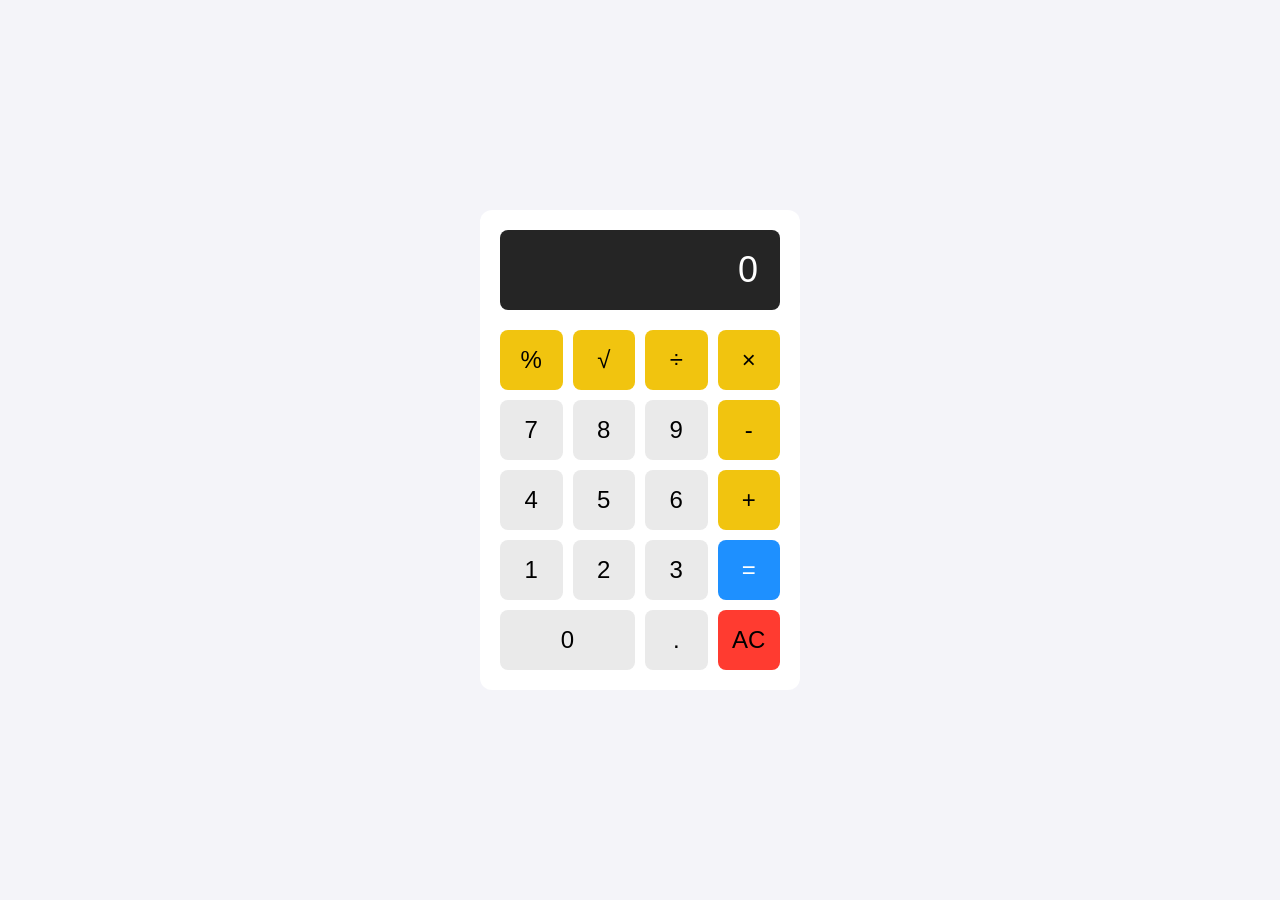
<file: calculator/index.html>
<!DOCTYPE html>
<html lang="en">
<head>
    <meta charset="UTF-8">
    <meta name="viewport" content="width=device-width, initial-scale=1.0">
    <title>Calculator Apps</title>
    <link rel="stylesheet" href="style.css">
</head>
<body>
    <div class="calculator">
        <div class="calculator-screen">
            <!-- Display screen of calculator -->
             <input type="text" class="calculator-display"
             value="0" disabled>
        </div>
        <div class="calculator-keys">
            <!-- Operator buttons -->
             <button class="operator" value="%">%</button>
             <button class="operator" value="√">√</button>
             <button class="operator" value="/">&divide;</button>
             <button class="operator" value="*">&times;</button>

             <!-- Number buttons -->
              <button value="7">7</button>
              <button value="8">8</button>
              <button value="9">9</button>
              <button class="operator" value="-">-</button>

              <button value="4">4</button>
              <button value="5">5</button>
              <button value="6">6</button>
              <button class="operator" value="+">+</button>

              <button value="1">1</button>
              <button value="2">2</button>
              <button value="3">3</button>
              <button class="equal-sign" value="=">=</button>

              <!-- Zero buttons span 2 columns -->
               <button class="zero" value="0">0</button>
               <button class="decimal" value=".">.</button>
               <button class="all-clear" value="AC">AC</button>
        </div>

    </div>
    <script src="script.js"></script>
</body>
</html>
</file>
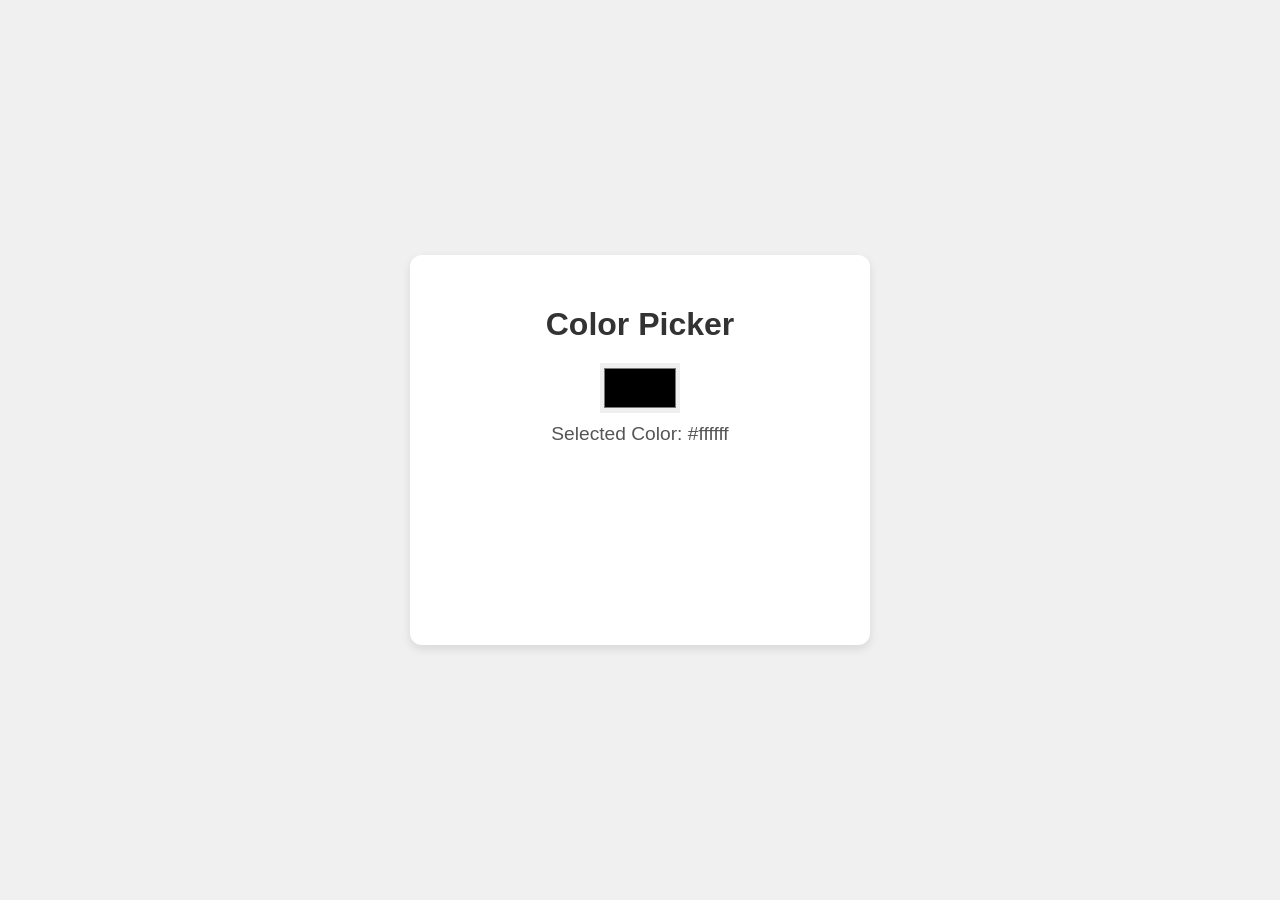
<file: color-picker/index.html>
<!DOCTYPE html>
<html lang="en">
<head>
    <meta charset="UTF-8">
    <meta name="viewport" content="width=device-width, initial-scale=1.0">
    <title>Color Picker App</title>
    <link rel="stylesheet" href="style.css">
</head>
<body>
    <div class="container">
        <h1>Color Picker</h1>
        <div class="color-picker">
            <input type="color" name=""
            id="colorInput">
            <p>Selected Color: <span
            id="colorCode">#ffffff</span></p>
        </div>
        <div id="colorDisplay"
        class="color-display">

        </div>
    </div>
    <script src="script.js"></script>
</body>
</html>
</file>
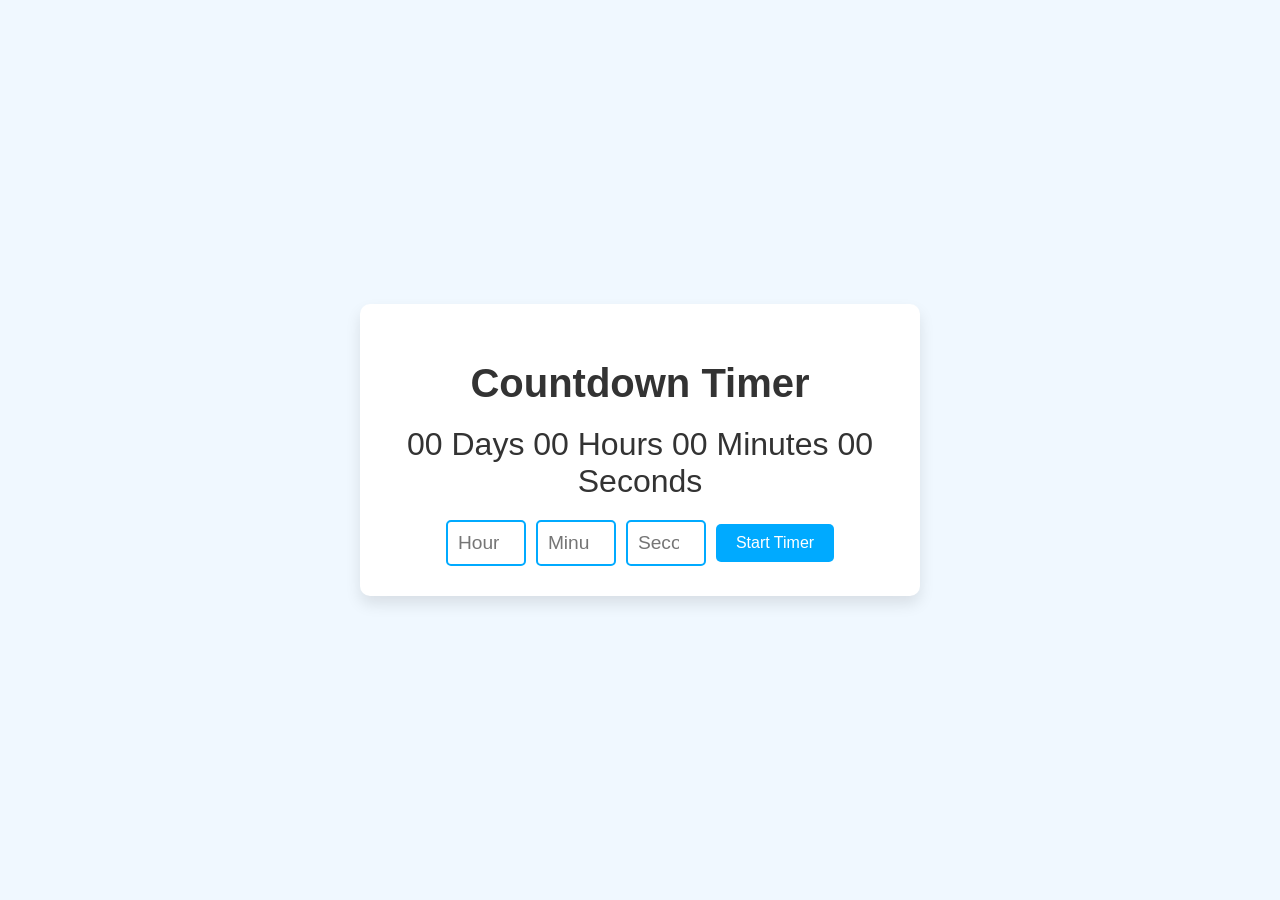
<file: count-down-timer/index.html>
<!DOCTYPE html>
<html lang="en">
<head>
    <meta charset="UTF-8">
    <meta name="viewport" content="width=device-width, initial-scale=1.0">
    <title>Countdown Timer</title>
    <!-- Linking the CSS file -->
    <link rel="stylesheet" href="style.css">
</head>
<body>
    <!-- Main container for the timer -->
     <div class="timer-container">
        <!-- Timer Title -->
         <h1>Countdown Timer</h1>
         
         <!-- Time Display -->
          <div id="countdown" class="countdown">
            <span id="days">00</span> Days
            <span id="hours">00</span> Hours
            <span id="minutes">00</span> Minutes
            <span id="seconds">00</span> Seconds

          </div>

          <!-- Time input and start button -->
           <div class="input-container">
            <input type="number" name=""
            id="inputHours" min="0"
            placeholder="Hours">
            <input type="number" name=""
            id="inputMinutes" min="0"
            placeholder="Minutes" max="59">
            <input type="number" name=""
            id="inputSeconds" min="0" max="59"
            placeholder="Seconds">
            <button id="startButton">Start Timer</button>

           </div>
     </div>
    <!-- Linking the javascript file -->
     <script src="script.js"></script>
</body>
</html>
</file>
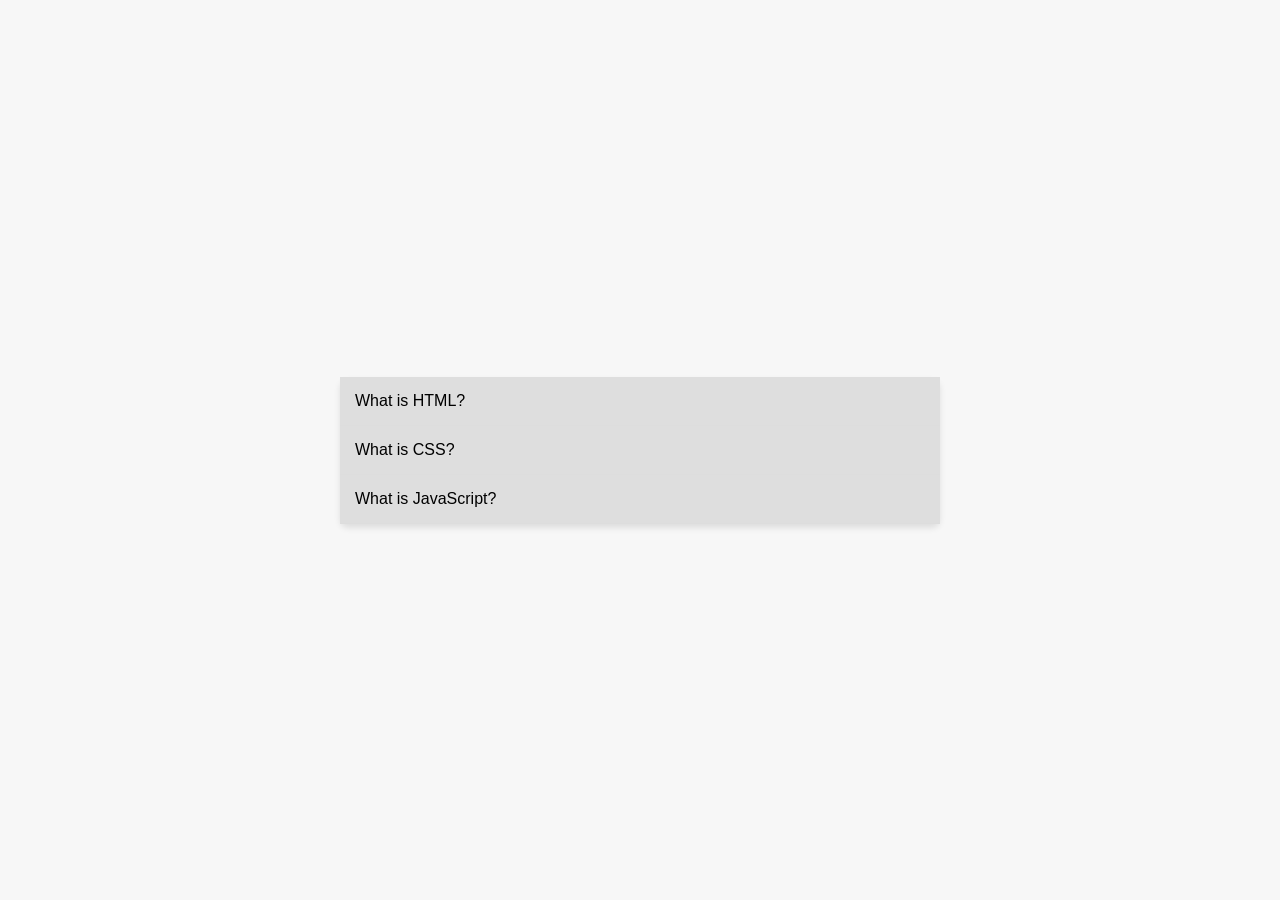
<file: faq-accordion/index.html>
<!DOCTYPE html>
<html lang="en">
<head>
    <meta charset="UTF-8">
    <meta name="viewport" content="width=device-width, initial-scale=1.0">
    <title>FAQ Accordion</title>
    <link rel="stylesheet" href="style.css">
</head>
<body>
    <div class="accordion-container" id="accordion">
        <!-- Accordion Items will be generated here by JavaScript -->
    </div>
    <script src="script.js"></script>
</body>
</html>
</file>
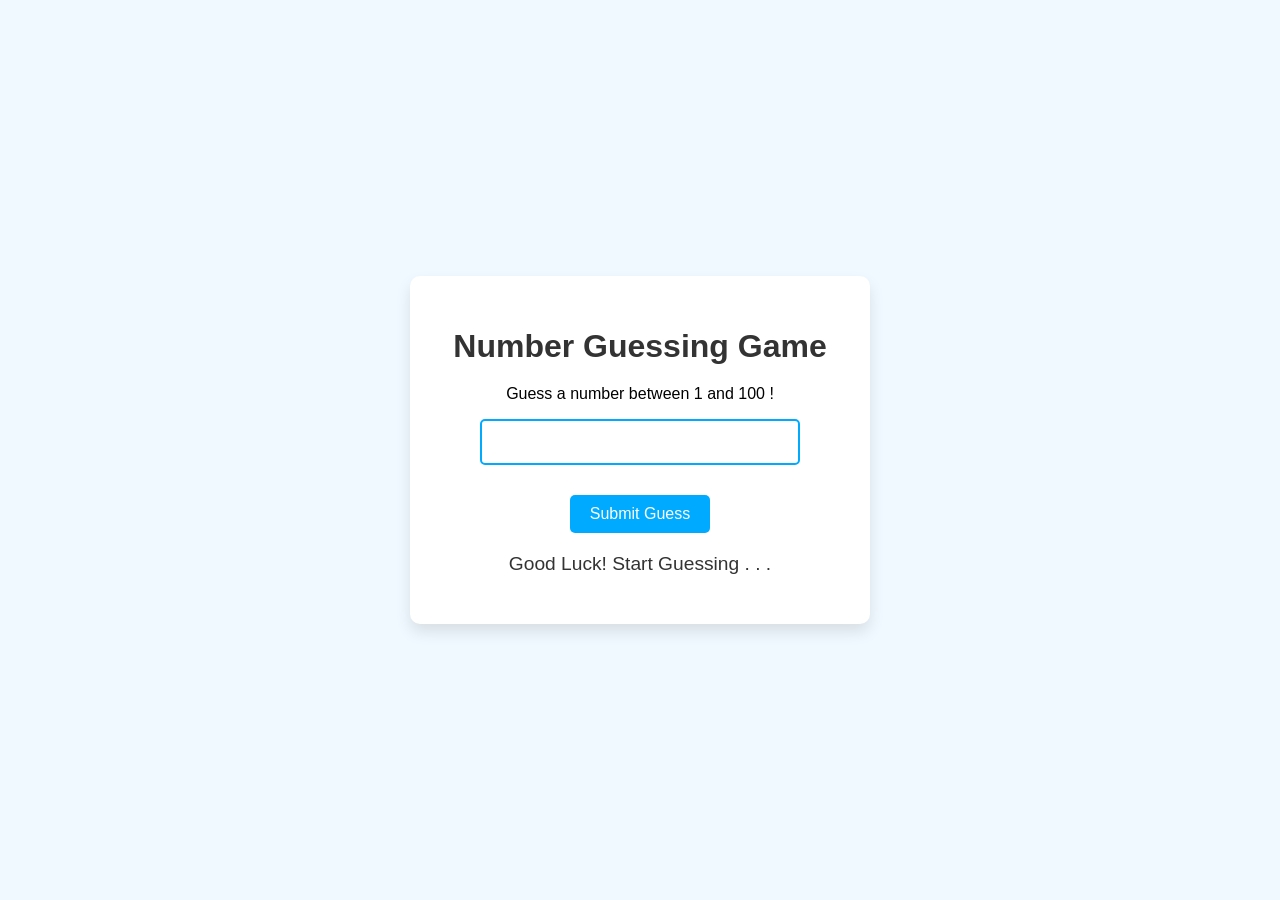
<file: number-guessing-game/index.html>
<!DOCTYPE html>
<html lang="en">
<head>
    <meta charset="UTF-8">
    <meta name="viewport" content="width=device-width, initial-scale=1.0">
    <title>Number Guessing Game</title>
    <link rel="stylesheet" href="style.css">
</head>
<body>
    <div class="game-container">
        <h1>Number Guessing Game</h1>
        <p>Guess a number between 1 and 100 !</p>

        <!-- guess input -->
         <input type="number" name="guessInput"
         id="guessInput" min="1" max="100">

         <button id="guessButton">Submit Guess</button>
         <p id="message">Good Luck! Start Guessing . . .</p>

         <button id="restartButton" style="display: none;">Play Again</button>

    </div>

    <script src="script.js"></script>
    
</body>
</html>
</file>
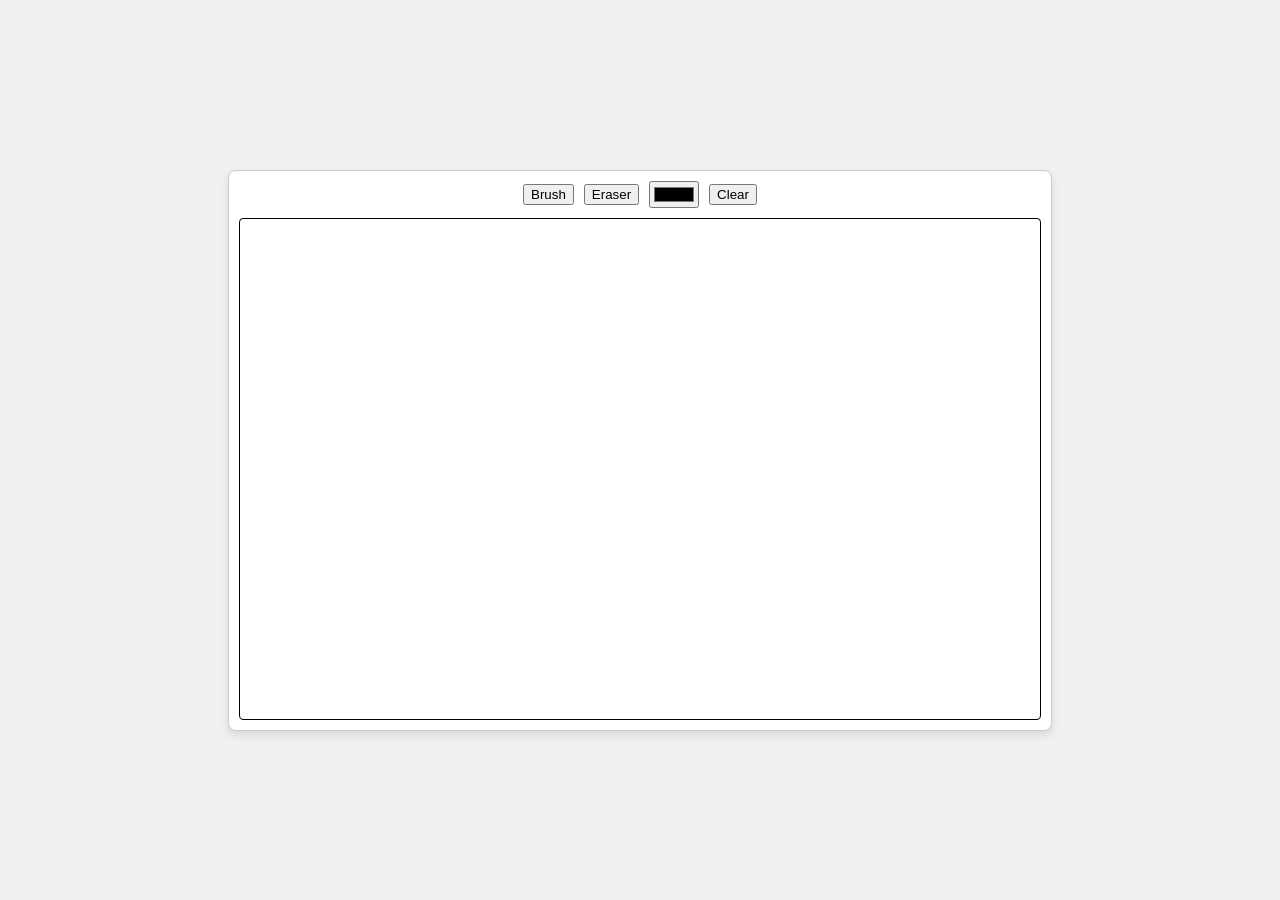
<file: paint-app/index.html>
<!DOCTYPE html>
<html lang="en">
<head>
    <meta charset="UTF-8">
    <meta name="viewport" content="width=device-width, initial-scale=1.0">
    <title>Simple Paint App</title>
    <link rel="stylesheet" href="style.css">
</head>
<body>
    <div class="paint-app">
        <!-- Toolbar for painting tools -->
         <div class="toolbar">
            <button id="brush">
                Brush
            </button>
            <button id="eraser">
                Eraser
            </button>
            <input type="color" value="#000000" id="colorPicker">
            <button id="clear">
                Clear
            </button>
         </div>
         <!-- Canvas Area -->
            <canvas id="canvas"></canvas></canvas>
        </div>
        <script src="script.js"></script>
</body>
</html>
</file>
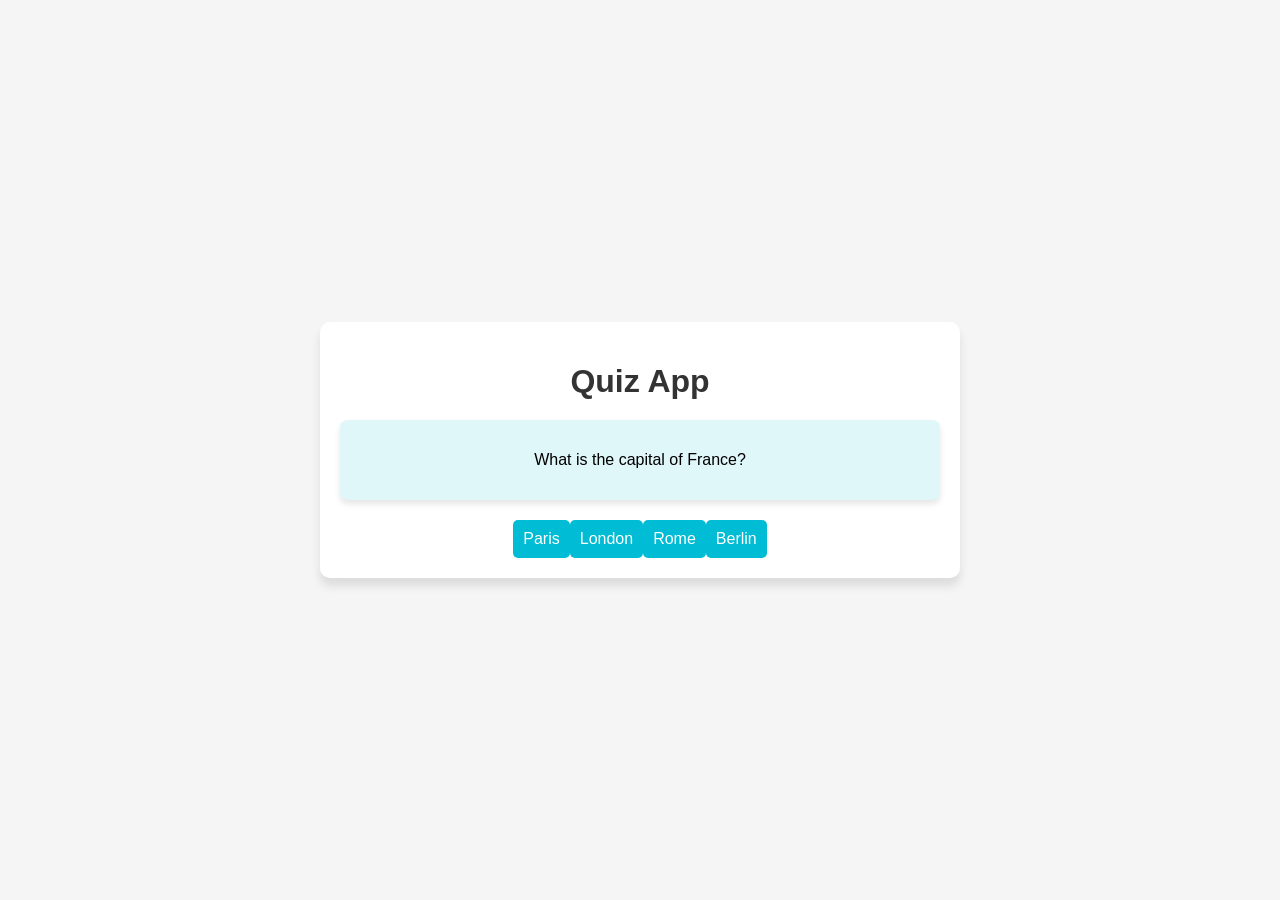
<file: quiz-app/index.html>
<!DOCTYPE html>
<html lang="en">
<head>
    <meta charset="UTF-8">
    <meta name="viewport" content="width=device-width, initial-scale=1.0">
    <title>Quiz App</title>
    <link rel="stylesheet" href="style.css">
</head>
<body>
    <div class="quiz-container">
        <h1>Quiz App</h1>
        <!-- Area untuk menampikan pertanyaan -->
         <div id="question-container" class="question-container">
            <p id="question">Question text goes here</p>
         </div>
         <div id="answer-buttons" class="answer-buttons">
            <!-- Jawaban dynamic dari javascript -->
         </div>

         <button id="next-btn" class="next-btn">
            Next Question
         </button>

         <!-- Menampilkan skor -->
          <div id="result-container" class="result-container" style="display: none;">
            <p id="score">Your score: 0 / 0</p>
            <button id="restart-btn" class="restart-btn">
                Restart Quiz
            </button>
        </div>
    </div>

    <script src="script.js"></script>
</body>
</html>
</file>
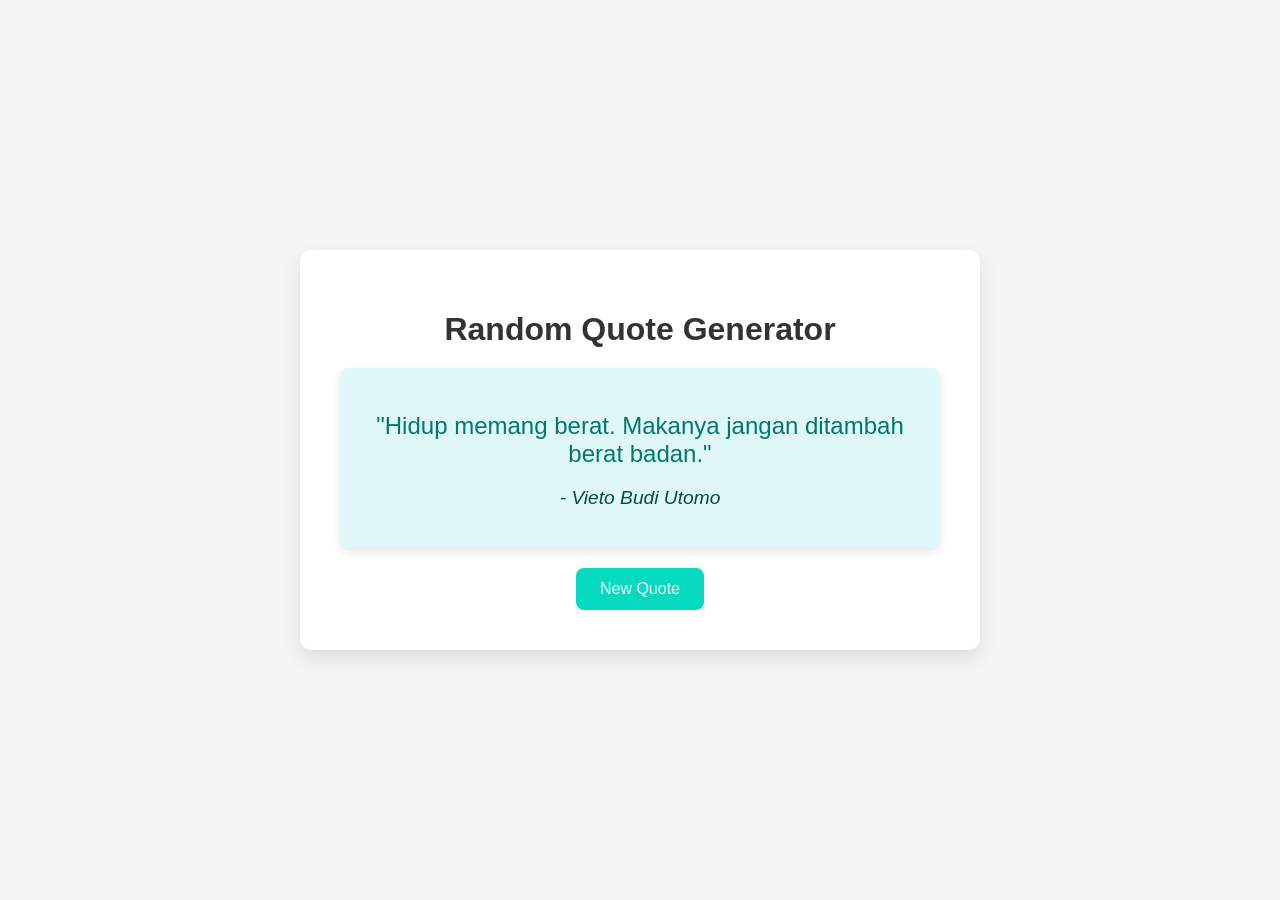
<file: random-quote-generator/index.html>
<!DOCTYPE html>
<html lang="en">
<head>
    <meta charset="UTF-8">
    <meta name="viewport" content="width=device-width, initial-scale=1.0">
    <title>Random Quote Generator</title>
    <!-- linking the CSS file -->
     <link rel="stylesheet" href="style.css">
</head>
<body>
    <!-- Main container for the application -->
    <div class="quote-container">
        <!-- Application Title -->
         <h1>Random Quote Generator</h1>
         <!-- Area to display the quote -->
          <div class="quote-box">
            <!-- Element to display the quote text -->
             <p id="quote">Click the button below to generate a random quote</p>
             <!-- Element to display the author's name -->
              <p id="author">- Author</p>
          </div>
          <!-- Button to generate a new quote -->
           <button id="new-quote">New Quote</button>
           <!-- Linking the JavaScript File -->
            <script src="script.js"></script>
        </div>
</body>
</html>
</file>
<file: calculator/style.css>
*{
    box-sizing: border-box;
}

body{
    font-family: 'Roboto', sans-serif;
    display: flex;
    justify-content: center;
    align-items: center;
    height: 100vh;
    background-color: #f4f4f9;
    margin: 0;
}
.calculator{
    width: 320px;
    background-color: #ffffff;
    border-radius: 12px;
    box-shadow: 0 10px21 20px rgba(0,0,0,0.1);
    padding: 20px;
}
.calculator-screen{
    height: 80px;
    background-color: #252525;
    border-radius: 8px;
    display: flex;
    align-items: center;
    justify-content: center;
    padding-right: 20px;
    margin-bottom: 20px;
}
.calculator-display{
    width: 100%;
    height: 100%;
    font-size: 36px;
    color: white;
    border: none;
    background-color: transparent;
    text-align: right;
    outline: none;
}
.calculator-keys{
    display: grid;
    grid-template-columns: repeat(4,1fr);
    grid-gap: 10px;
}

button{
    height: 60px;
    font-size: 24px;
    border-radius: 8px;
    border: none;
    background-color: #eaeaea;
    transition: background-color 0.3s ease;
}
button:hover{
    background-color: #d4d4d4;
}
.operator{
    background-color: #f1c40f;
}
.equal-sign{
    background-color: #1e90ff;
    color: white;
}
.zero{
    grid-column: span 2;
}
.all-clear{
    background-color: #ff3b30;
}
</file>
<file: color-picker/style.css>
body{
    font-family: 'Arial', sans-serif;
    background-color: #f0f0f0;
    margin: 0;
    padding: 0;
    display: flex;
    justify-content: center;
    align-items: center;
    height: 100vh;
}
.container{
    text-align: center;
    background-color: #ffffff;
    padding: 30px;
    border-radius: 12px;
    box-shadow: 0 4px 10px rgba(0,0,0,0.1);
    max-width: 400px;
    width: 100%;
}
h1{
    font-size: 2em;
    color: #333333;
    margin-bottom: 20px;
}
.color-picker{
    margin-bottom: 20px;
}
#colorInput{
    width: 80px;
    height: 50px;
    border: none;
    cursor: pointer;
}
p{
    font-size: 1.2em;
    color: #555555;
    margin: 10px 0;
}
.color-display{
    width: 100%;
    height: 150px;
    border-radius: 12px;
    margin-top: 20px;
    transition: background-color 0.3s ease;
}
</file>
<file: count-down-timer/style.css>
/* Basic Styling for the body */
body{
    font-family: 'Arial', sans-serif;
    background-color: #f0f8ff;
    margin: 0;
    padding: 0;
    display: flex;
    justify-content: center;
    align-items: center;
    height: 100vh;
}
/* Main container for the timer */
.timer-container{
    text-align: center;
    background-color: #ffffff;
    padding: 30px;
    border-radius: 10px;
    box-shadow: 0 8px 15px rgba(0,0,0,0.1);
    max-width: 500px;
    width: 90%;
}

/* Styling for the title */
h1{
    font-size: 2.5em;
    color: #333333;
    margin-bottom: 20px;
}

/* Countdown display */
.countdown{
    font-size: 2em;
    color: #333333;
    margin-bottom: 20px;
}

/* Styling for inputs and button */
.input-container{
    display: flex;
    justify-content: center;
    align-items: center;
    gap: 10px;
}
input{
    padding: 10px;
    font-size: 1.2em;
    border: 2px solid #00aaff;
    border-radius: 5px;
    width: 80px;
    text-align: center;
    box-sizing: border-box;
}

button{
    background-color: #00aaff;
    color: white;
    padding: 10px 20px;
    font-size: 1em;
    border: none;
    border-radius: 5px;
    cursor: pointer;
    transition: background-color 0.3s ease;
}

/* Styling for button Hover Effect  */
button:hover{
    background-color: #0077cc;
}
</file>
<file: faq-accordion/style.css>
body, h1, p {
    margin: 0;
    padding: 0;
}

body{
    font-family: 'Arial', sans-serif;
    background-color: #f7f7f7;
    display: flex;
    justify-content: center;
    align-items: center;
    height: 100vh;
}

.accordion-container{
    background-color: #fff;
    border-radius: 8px;
    box-shadow: 0 4px 6px rgba(0,0,0,0.1);
    width: 100%;
    max-width: 600px;
}

.accordion-item{
    border-bottom: 1px solid #ddd;
}

.accordion-header{
    background-color: #dedede;
    color: black;
    cursor: pointer;
    padding: 15px;
    width: 100%;
    text-align: left;
    border: none;
    outline: none;
    font-size: 16px;
    transition: background-color 0.3s ease;
}

.accordion-header:hover{
    background-color: #bababa;
}

.accordion-content{
    background-color: #f4f4f4;
    display: none;
    overflow: hidden;
    padding: 0 15px;
    max-height: 0;
    transition: max-height 0.3s ease, padding 0.3s ease;
}

.accordion-content p {
    padding: 15px 0;
    color: #2c3e50;
}

.accordion-header.active + .accordion-content{
    display: block;
    max-height: 150px;
    padding: 15px;
}
</file>
<file: number-guessing-game/style.css>
body{
    font-family: 'Arial', sans-serif;
    background-color: #f0f9ff;
    margin: 0;
    padding: 0;
    display: flex;
    justify-content: center;
    align-items: center;
    height: 100vh;
}

.game-container{
    text-align: center;
    background-color: white;
    padding: 30px;
    border-radius: 10px;
    box-shadow: 0 8px 15px rgba(0,0,0,0.1);
    max-width: 400px;
    width: 90%;
}

h1 {
    font-size: 2em;
    color: #333333;
    margin-bottom: 20px;
}
input {
    padding: 10px;
    font-size: 1.2em;
    border: 2px solid #0af;
    border-radius: 5px;
    width: 80%;
    margin-bottom: 20px;
    box-sizing: border-box;
}

button{
    background-color: #0af;
    color: white;
    padding: 10px 20px;
    font-size: 1em;
    border: none;
    border-radius: 5px;
    cursor: pointer;
    margin-top: 10px;
    transition: background-color 0.3s ease;
}

button:hover{
    background-color: #0077cc;
}
#message{
    font-size: 1.2em;
    color: #333333;
    margin-top: 20px;
}

#restartButton{
    background-color: #28a745;
}

#restartButton:hover{
    background-color: #218838;
}
</file>
<file: paint-app/style.css>
body {
    font-family: 'Arial', sans-serif;
    margin: 0;
    padding: 0;
    display: flex;
    justify-content: center;
    align-items: center;
    height: 100vh;
    background-color: #f0f0f0;
}

.paint-app{
    display: flex;
    flex-direction: column;
    align-items: center;
    background-color: #ffffff;
    border: 1px solid #cccccc;
    box-shadow: 0 4px 8px rgba(0,0,0,0.1);
    border-radius: 8px;
    padding: 10px;
}

.toolbar{
    display: flex;
    align-items: center;
    margin-bottom: 10px;
    gap: 10px;
}

.tool{
    background-color: #eeeeee;
    border: none;
    border-radius: 4px;
    padding: 8px;
    cursor: pointer;
}
.tool.active{
    background-color: #cccccc;
}

canvas{
    border: 1px solid #000000;
    border-radius: 4px;
    background-color: #fff;
}
</file>
<file: quiz-app/style.css>
body{
    font-family: 'Arial', sans-serif;
    background-color: #f5f5f5;
    margin: 0;
    padding: 0;
    display: flex;
    justify-content: center;
    align-items: center;
    height: 100vh;
}

.quiz-container {
    background-color: #ffffff;
    padding: 20px;
    border-radius: 10px;
    box-shadow: 0 8px 10px rgba(0, 0, 0, 0.1);
    width: 100%;
    max-width: 600px;
    text-align: center;
}

h1 {
    font-size: 2em;
    color: #333;
    margin-bottom: 20px;
}

.question-container {
    background-color: #e0f7fa;
    padding: 15px;
    border-radius: 8px;
    margin-bottom: 20px;
    box-shadow: 0 4px 6px rgba(0, 0, 0, 0.1);
}

.answer-button {
    display: grid;
    gap: 10px;
    margin-bottom: 20px;
}

button{
    padding: 10px;
    font-size: 1em;
    background-color: #00bcd4;
    color: white;
    border: none;
    border-radius: 5px;
    cursor: pointer;
    transition: background-color 0.3s ease;
}
button:hover {
    background-color: #0097a7;
}

.next-btn, .restart-btn {
    background-color: #ff9800;
}

.next-btn:hover, .restart-btn:hover {
    background-color: #f57c00;
}

.result-container {
    text-align: center;
}

#score {
    font-size: 1.5em;
    margin-bottom: 20px;
    color: #333;
}
</file>
<file: random-quote-generator/style.css>
/* Basic styling for the body  */
body{
    font-family: 'Arial', sans-serif;
    background-color: #f5f5f5;
    margin: 0;
    padding: 0;
    display: flex;
    justify-content: center;
    align-items: center;
    height: 100vh;
}
.quote-container{
    text-align: center;
    background-color: #ffffff;
    padding: 40px;
    border-radius: 12px;
    box-shadow: 0 8px 20px rgba(0,0,0,0.1);
    max-width: 600px;
    width: 90%;
}

/* Styling for the Title */
h1{
    font-size: 2em;
    color: #333333;
    margin-bottom: 20px;
}

/* Styling for the box displaying the quote */
.quote-box{
    padding: 20px;
    margin: 20px 0;
    background-color: #e0f7fa;
    border-radius: 8px;
    box-shadow: 0 4px 10px rgba(0,0,0,0.1);
}
/* Styling for the quote text */
#quote{
    font-size: 1.5em;
    color: #00796b;
    margin-bottom: 10px;
}
/* Styling Author Name */
#author{
    font-size: 1.2em;
    color: #004d40;
    font-style: italic;
}

button{
    background-color: #05d9c0;
    color: white;
    padding: 12px 24px;
    border: none;
    border-radius: 8px;
    cursor: pointer;
    font-size: 1em;
    transition: background-color 0.3 ease;
}

/* Hover Effect for the button */
button:hover {
    background-color: #04b799;
}
</file>
